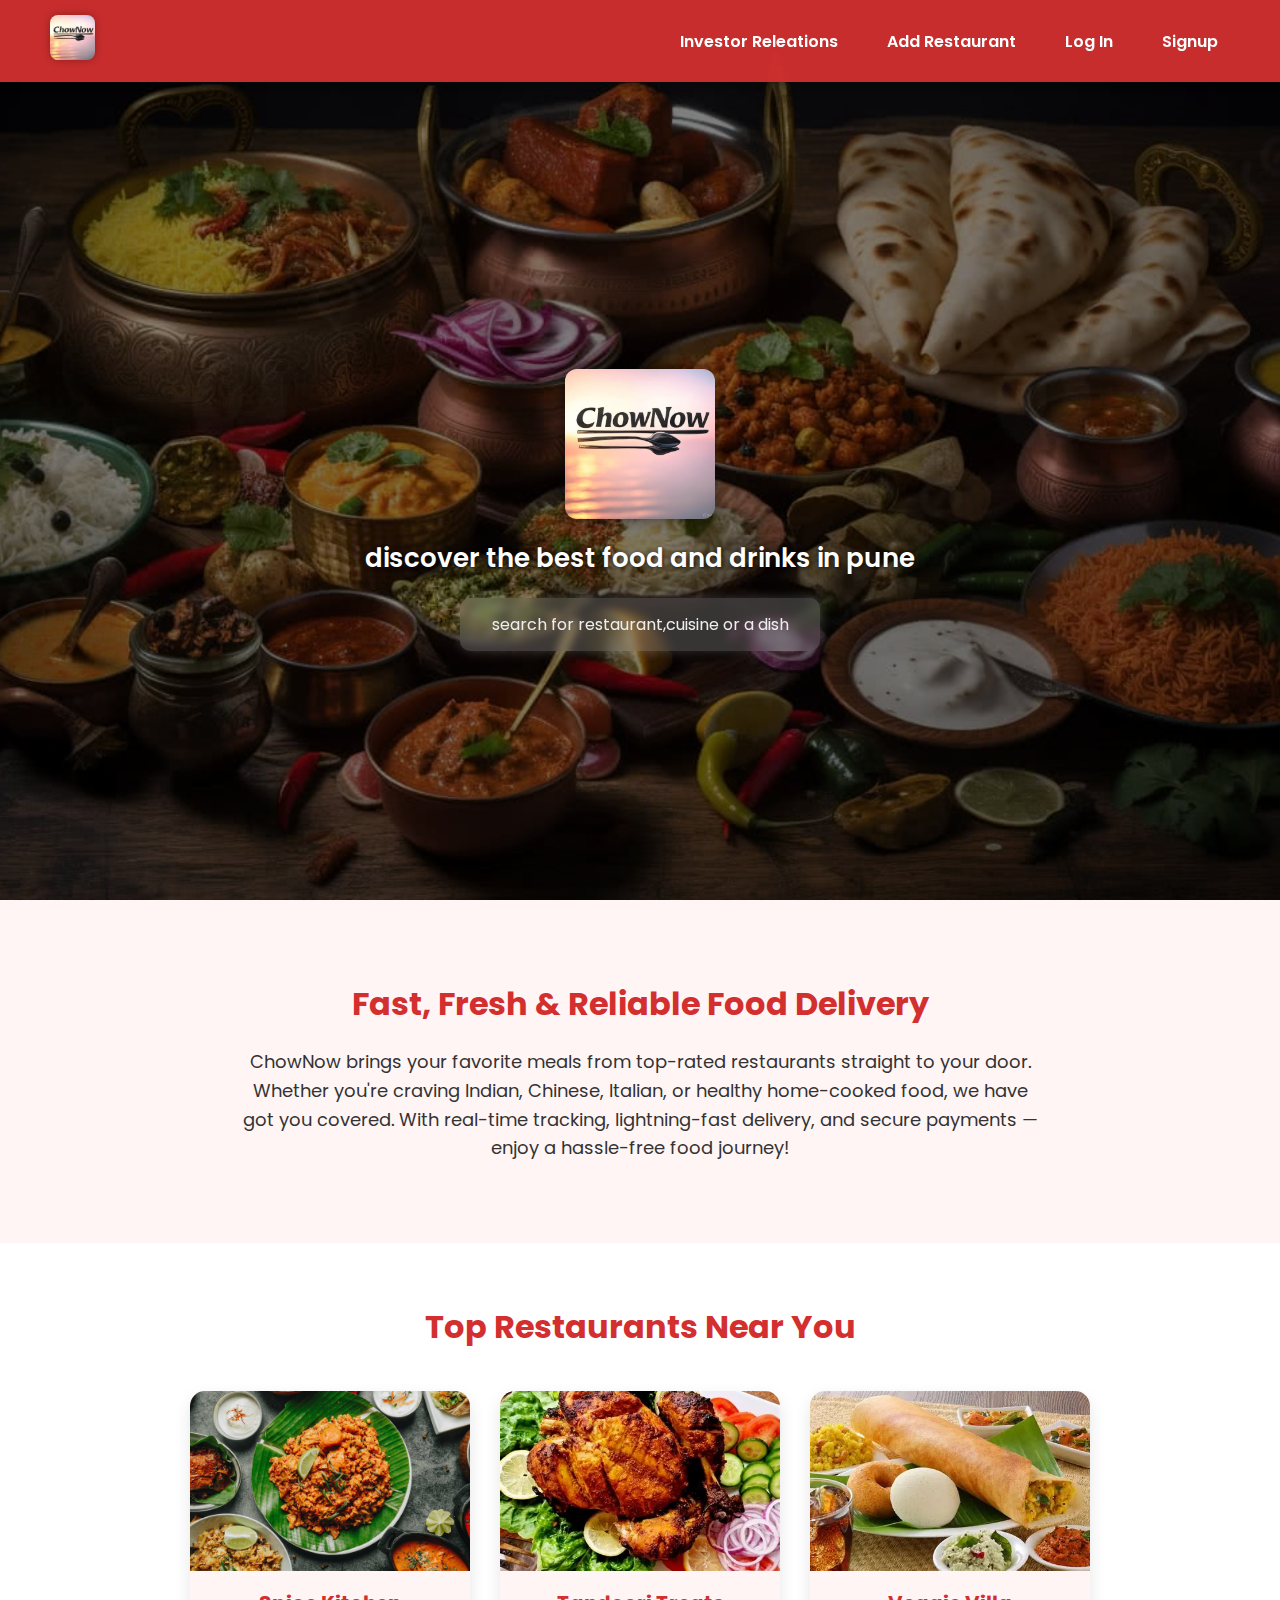
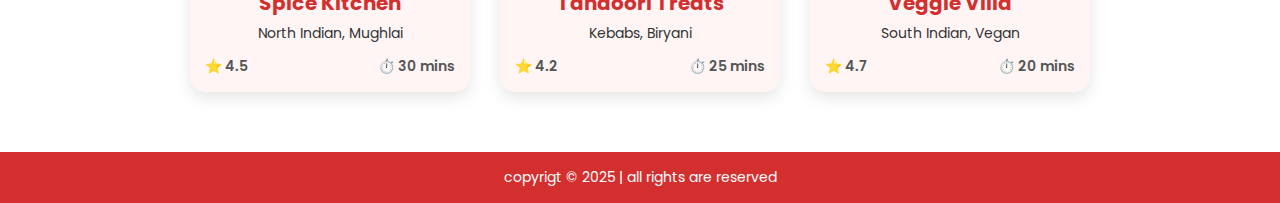
<file: index.html>
<!DOCTYPE html>
<html lang="en">
  <head>
    <meta charset="UTF-8" />
    <meta name="viewport" content="width=device-width, initial-scale=1.0" />
    <title>ChowNow - order food online</title>
    <link rel="stylesheet" href="css/style.css" />
  </head>
  
  <!-- Login/Signup Modal -->
<div class="auth-modal" id="authModal">
  <div class="auth-box">
    <span class="close-btn" onclick="closeModal()">×</span>

    <h2 id="authTitle">Login</h2>
    <input type="text" id="username" placeholder="Username / Email" />
    <input type="password" id="password" placeholder="Password" />
    <button onclick="submitForm()">Continue</button>

    <p id="toggleText">
      Don't have an account? <a href="#" onclick="toggleForm()">Signup</a>
    </p>
  </div>
</div>

  <body>
    <header>
      <div class="logo">
        <img src="img/logo.png.jpg" alt="" />
      </div>
      <ul>
        <li><a href="/investor.html">Investor Releations</a></li>
        <li><a href="">Add Restaurant</a></li>
        <li><a href="">Log in</a></li>
        <li><a href="">Signup</a></li>
      </ul>
    </header>
    <main>
      <section>
        <!-- use image bg.png as background  -->
        <img src="img/logo.png.jpg" alt="" />
        <p>discover the best food and drinks in pune</p>
        <input placeholder="search for restaurant,cuisine or a dish" />
      </section>
      <section>
        <h2>Fast, Fresh & Reliable Food Delivery</h2>
        <p>
          ChowNow brings your favorite meals from top-rated restaurants straight
          to your door. Whether you're craving Indian, Chinese, Italian, or
          healthy home-cooked food, we have got you covered. With real-time
          tracking, lightning-fast delivery, and secure payments — enjoy a
          hassle-free food journey!
        </p>
      </section>
      <section class="restaurants">
  <h2>Top Restaurants Near You</h2>
  <div class="restaurant-container">
    <!-- Card 1 -->
    <div class="restaurant-card">
      <img src="img/restaurant1.jpg" alt="Spice Kitchen">
      <h3>Spice Kitchen</h3>
      <p>North Indian, Mughlai</p>
      <div class="card-footer">
        <span>⭐ 4.5</span>
        <span>⏱️ 30 mins</span>
      </div>
    </div>

    <!-- Card 2 -->
    <div class="restaurant-card">
      <img src="img/restaurant2.jpg.webp" alt="Tandoori Treats">
      <h3>Tandoori Treats</h3>
      <p>Kebabs, Biryani</p>
      <div class="card-footer">
        <span>⭐ 4.2</span>
        <span>⏱️ 25 mins</span>
      </div>
    </div>

    <!-- Card 3 -->
    <div class="restaurant-card">
      <img src="img/restaurant3.jpg" alt="Veggie Villa">
      <h3>Veggie Villa</h3>
      <p>South Indian, Vegan</p>
      <div class="card-footer">
        <span>⭐ 4.7</span>
        <span>⏱️ 20 mins</span>
      </div>
    </div>
  </div>
</section>

    </main>

    <footer>copyrigt &copy; 2025 | all rights are reserved</footer>

    <script src="js/script.js"></script>
  </body>
</html>
</file>
<file: css/style.css>
/* Import modern Google font */
@import url('https://fonts.googleapis.com/css2?family=Poppins:wght@400;600&display=swap');

/* General Reset & Global Styles */
* {
  margin: 0;
  padding: 0;
  box-sizing: border-box;
  font-family: 'Poppins', sans-serif;
  scroll-behavior: smooth;
}

body {
  background-color: #fff;
  color: #333;
}

/* Header */
header {
  position: fixed;
  top: 0;
  width: 100%;
  background-color: rgba(211, 47, 47, 0.95); /* Red theme */
  padding: 15px 50px;
  display: flex;
  justify-content: space-between;
  align-items: center;
  z-index: 999;
  box-shadow: 0 2px 8px rgba(0,0,0,0.2);
}

header .logo img {
  height: 45px;
  border-radius: 8px;
  box-shadow: 0 0 8px rgba(0,0,0,0.3);
}

header ul {
  list-style: none;
  display: flex;
  gap: 25px;
}

header ul li a {
  text-decoration: none;
  color: white;
  font-weight: 600;
  padding: 8px 12px;
  border-radius: 6px;
  transition: 0.3s;
  text-transform: capitalize;
}

header ul li a:hover {
  background-color: white;
  color: #d32f2f;
}

/* First Section (Hero) */
main section:first-of-type {
  background: url('../img/bg.png.png') no-repeat center center/cover;
  height: 100vh;
  padding-top: 120px;
  display: flex;
  flex-direction: column;
  align-items: center;
  justify-content: center;
  position: relative;
  text-align: center;
  color: white;
}

main section:first-of-type::before {
  content: '';
  position: absolute;
  inset: 0;
  background: rgba(0, 0, 0, 0.5);
  z-index: 1;
}

/* Content above background */
main section:first-of-type img,
main section:first-of-type p,
main section:first-of-type input {
  position: relative;
  z-index: 2;
}

main section:first-of-type img {
  width: 150px;
  border-radius: 12px;
  margin-bottom: 20px;
  box-shadow: 0 0 15px rgba(0,0,0,0.5);
}

main section:first-of-type p {
  font-size: 26px;
  font-weight: 600;
  margin-bottom: 20px;
  text-shadow: 1px 1px 4px rgba(0, 0, 0, 0.7);
}

main section:first-of-type input {
  padding: 14px 20px;
  width: 360px;
  border-radius: 10px;
  border: none;
  font-size: 16px;
  text-align: center;
  outline: none;
  background-color: rgba(255, 255, 255, 0.2);
  color: #fff;
  backdrop-filter: blur(4px);
  box-shadow: 0 0 12px rgba(255,255,255,0.2);
}

main section:first-of-type input::placeholder {
  color: #eee;
}

/* Second Section (About Delivery) */
main section:nth-of-type(2) {
  padding: 80px 20px;
  text-align: center;
  background-color: #fff5f5;
  color: #333;
}

main section:nth-of-type(2) h2 {
  font-size: 32px;
  color: #d32f2f;
  margin-bottom: 20px;
}

main section:nth-of-type(2) p {
  max-width: 800px;
  margin: auto;
  font-size: 18px;
  line-height: 1.6;
}

/* Footer */
footer {
  background-color: #d32f2f;
  color: white;
  text-align: center;
  padding: 15px 0;
  font-size: 14px;
  position: relative;
  z-index: 10;
}

/* Responsive Design */
@media (max-width: 768px) {
  header {
    flex-direction: column;
    padding: 15px;
    gap: 10px;
  }

  header ul {
    flex-direction: column;
    align-items: center;
    gap: 10px;
  }

  main section:first-of-type input {
    width: 80%;
  }

  main section:first-of-type p {
    font-size: 20px;
  }

  main section:nth-of-type(2) h2 {
    font-size: 26px;
  }

  main section:nth-of-type(2) p {
    font-size: 16px;
  }
}
/* Restaurant Cards Section */
.restaurants {
  padding: 60px 30px;
  background-color: #fff;
  text-align: center;
}

.restaurants h2 {
  color: #d32f2f;
  font-size: 32px;
  margin-bottom: 40px;
}

.restaurant-container {
  display: flex;
  flex-wrap: wrap;
  justify-content: center;
  gap: 30px;
}

.restaurant-card {
  background-color: #fff5f5;
  width: 280px;
  border-radius: 15px;
  overflow: hidden;
  box-shadow: 0 6px 16px rgba(0, 0, 0, 0.1);
  transition: 0.3s ease;
}

.restaurant-card:hover {
  transform: translateY(-5px);
  box-shadow: 0 8px 20px rgba(0, 0, 0, 0.15);
}

.restaurant-card img {
  width: 100%;
  height: 180px;
  object-fit: cover;
}

.restaurant-card h3 {
  font-size: 20px;
  color: #d32f2f;
  margin: 10px 0 5px;
}

.restaurant-card p {
  color: #333;
  font-size: 14px;
}

.card-footer {
  display: flex;
  justify-content: space-between;
  padding: 12px 15px 15px;
  font-weight: 600;
  color: #555;
  font-size: 14px;
}
/* Auth Modal */
.auth-modal {
  position: fixed;
  inset: 0;
  background: rgba(0,0,0,0.6);
  display: none;
  justify-content: center;
  align-items: center;
  z-index: 9999;
}

.auth-box {
  background: white;
  color: #333;
  padding: 30px;
  width: 320px;
  border-radius: 12px;
  text-align: center;
  box-shadow: 0 6px 16px rgba(0, 0, 0, 0.25);
  position: relative;
}

.auth-box h2 {
  color: #d32f2f;
  margin-bottom: 20px;
}

.auth-box input {
  display: block;
  width: 100%;
  margin: 12px 0;
  padding: 12px;
  font-size: 16px;
  border-radius: 8px;
  border: 1px solid #ccc;
}

.auth-box button {
  background: #d32f2f;
  color: white;
  border: none;
  padding: 12px;
  width: 100%;
  font-size: 16px;
  border-radius: 8px;
  cursor: pointer;
  margin-top: 10px;
}

.auth-box button:hover {
  background: #b71c1c;
}

.close-btn {
  position: absolute;
  top: 10px;
  right: 15px;
  font-size: 20px;
  cursor: pointer;
}

#toggleText {
  font-size: 14px;
  margin-top: 12px;
}
</file>
